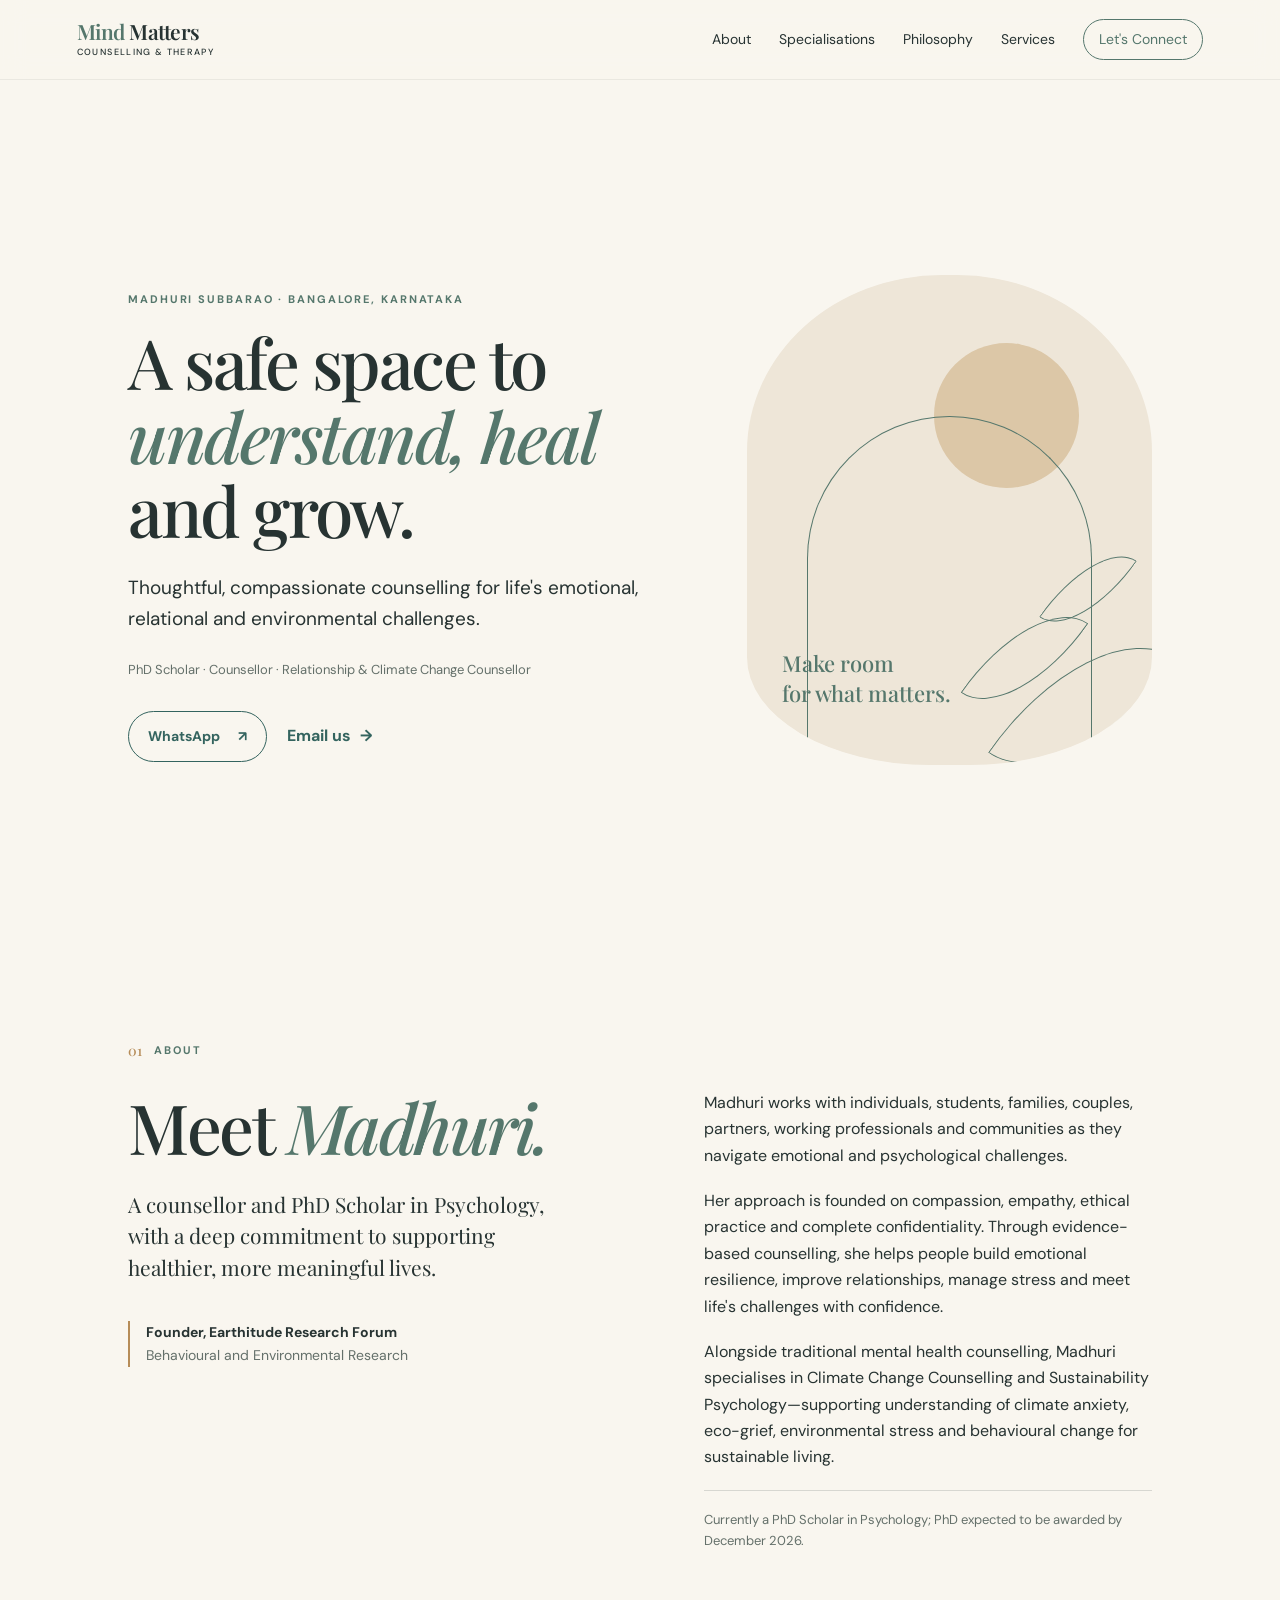
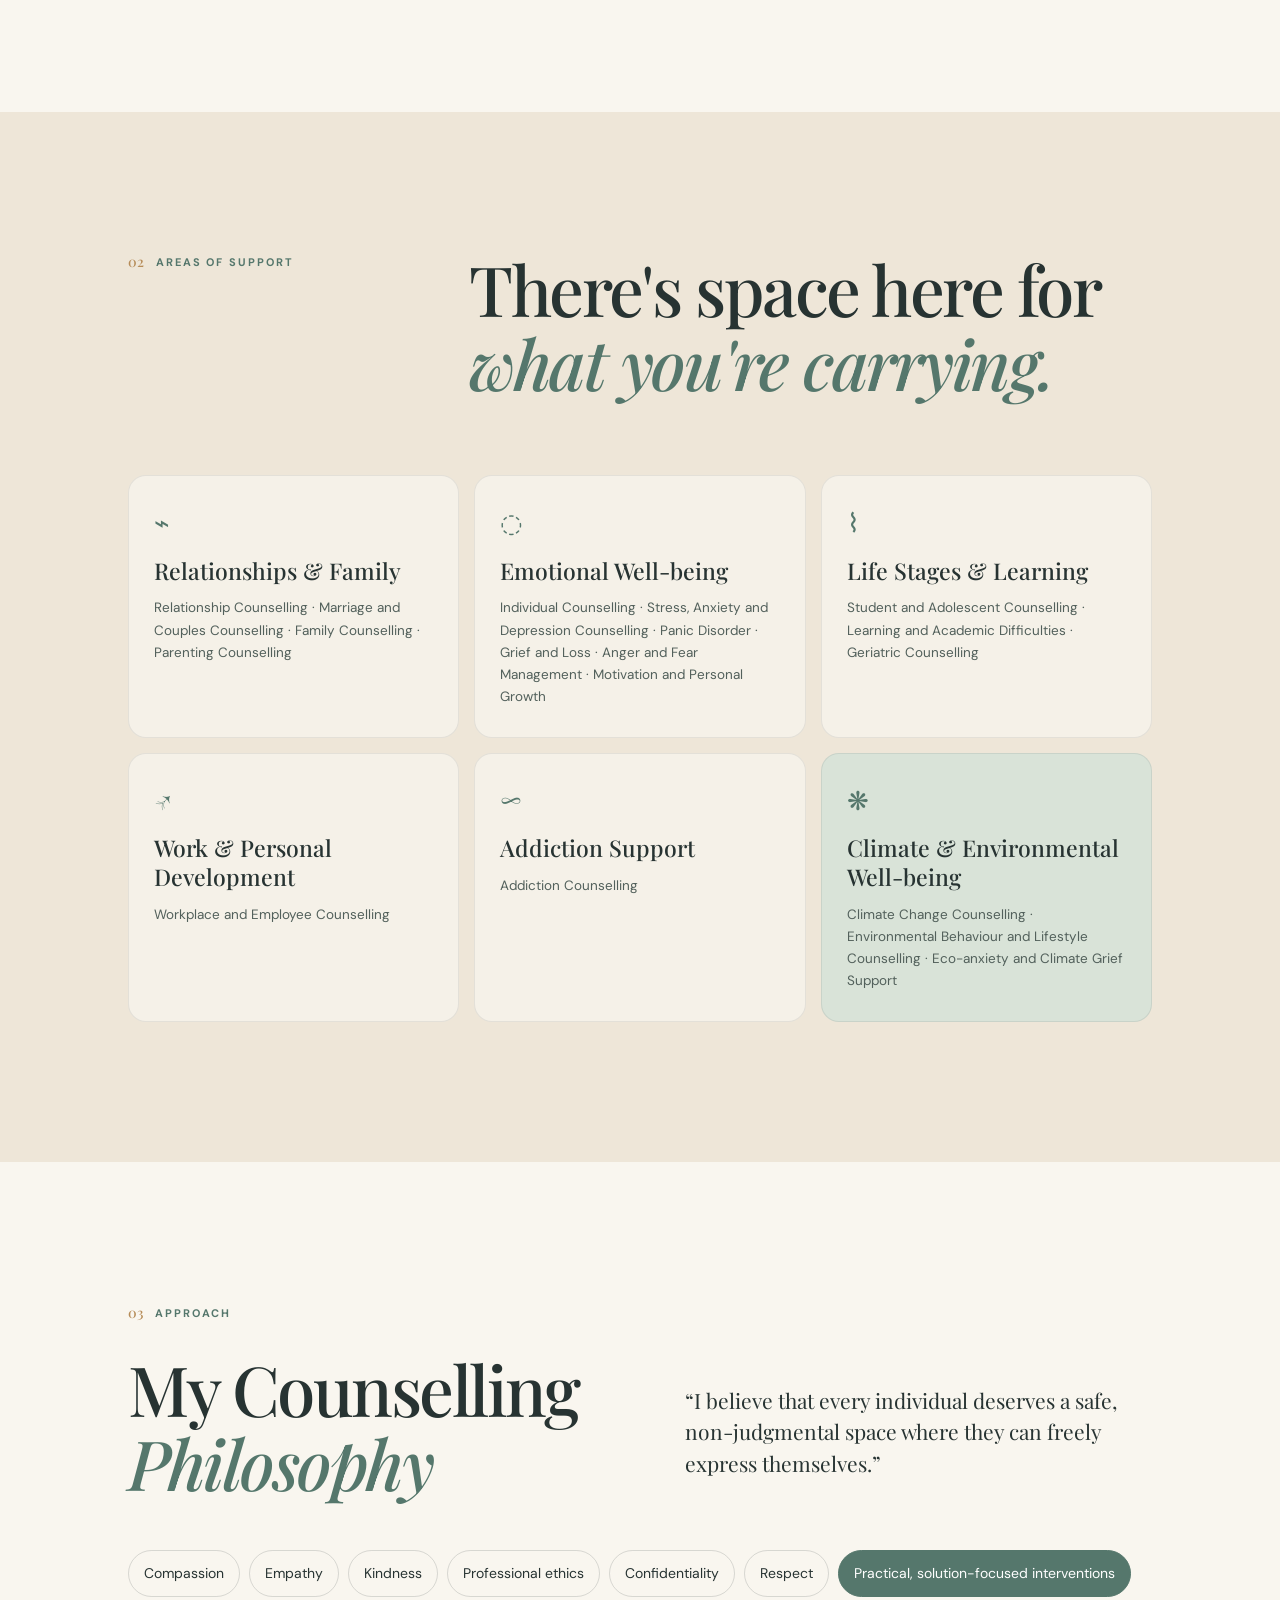
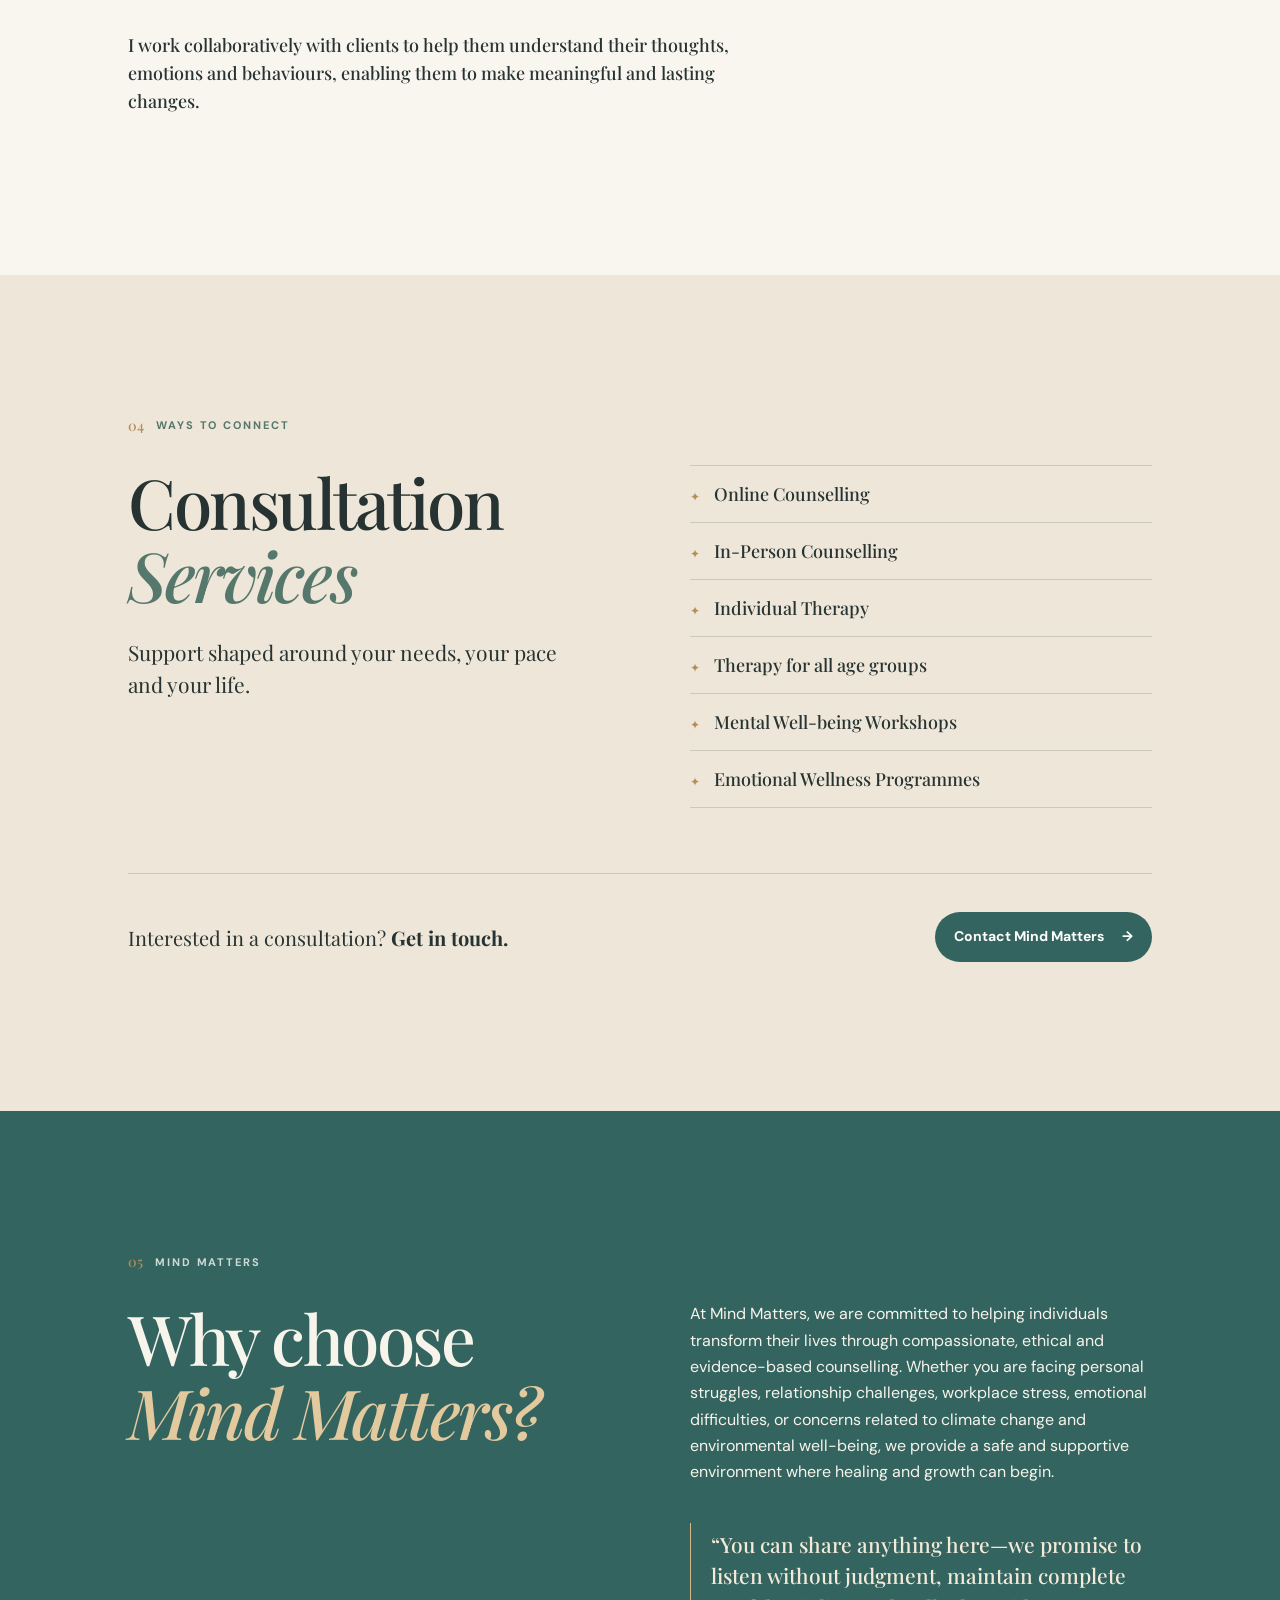
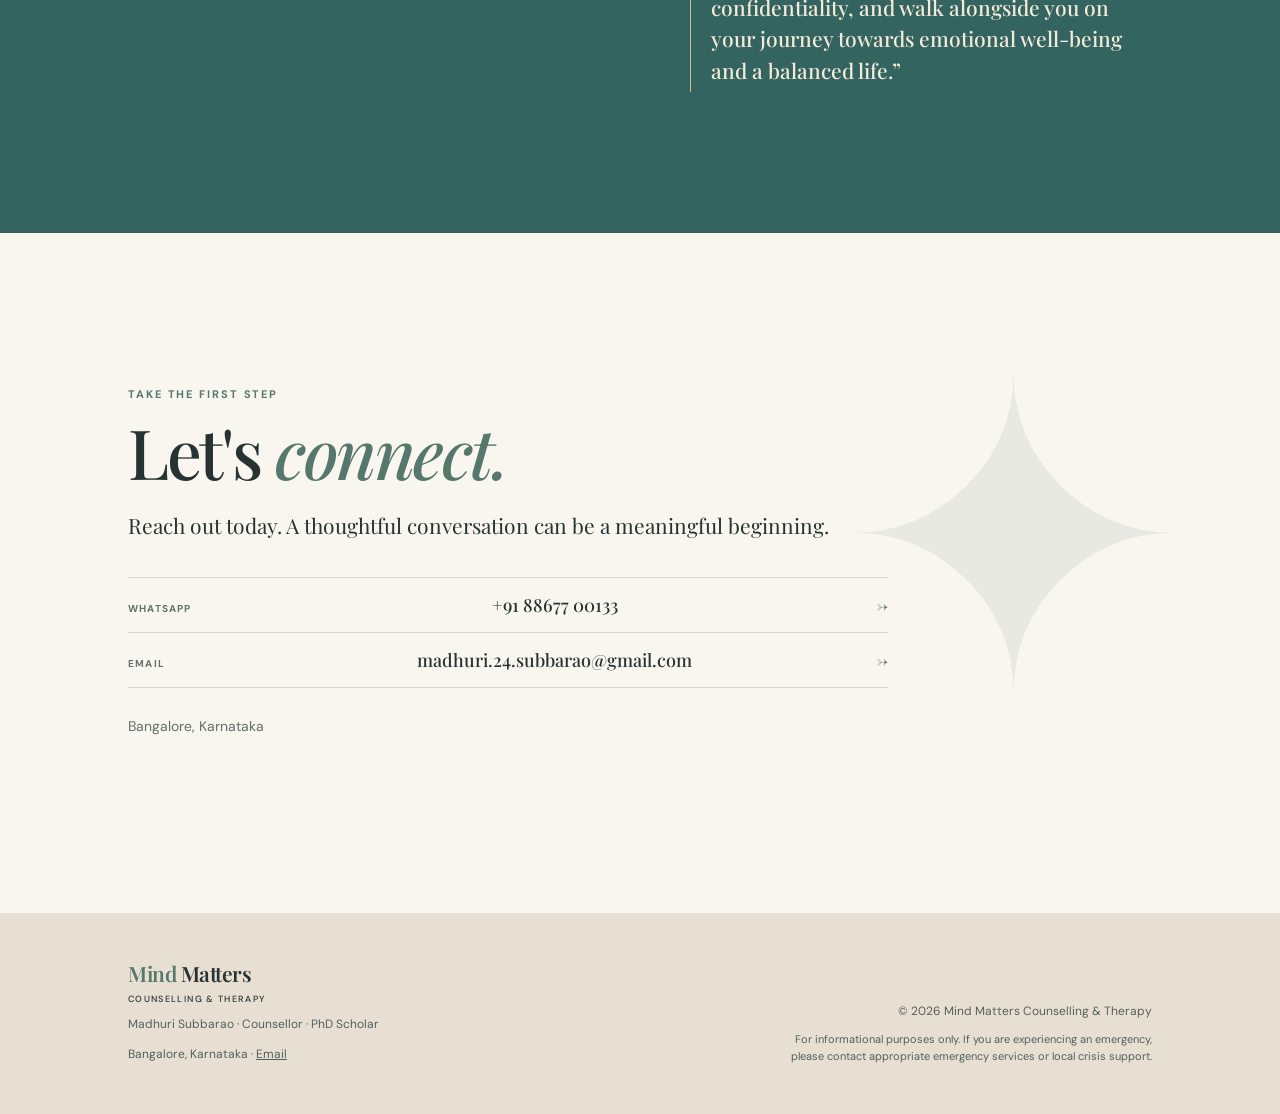
<file: index.html>
<!DOCTYPE html>
<html lang="en">
<head>
  <meta charset="UTF-8">
  <meta name="viewport" content="width=device-width, initial-scale=1.0">
  <meta name="description" content="Mind Matters Counselling & Therapy in Bangalore — compassionate, ethical counselling with Madhuri Subbarao.">
  <meta name="theme-color" content="#55776c">
  <title>Mind Matters Counselling & Therapy | Madhuri Subbarao</title>
  <link rel="preconnect" href="https://fonts.googleapis.com">
  <link rel="preconnect" href="https://fonts.gstatic.com" crossorigin>
  <link href="https://fonts.googleapis.com/css2?family=DM+Sans:wght@400;500;600;700&family=Playfair+Display:wght@500;600;700&display=swap" rel="stylesheet">
  <link rel="stylesheet" href="style.css">
</head>
<body>
  <header class="site-header">
    <a class="brand" href="#home" aria-label="Mind Matters home"><span>Mind</span> Matters <small>Counselling &amp; Therapy</small></a>
    <button class="menu-toggle" aria-expanded="false" aria-controls="site-nav" aria-label="Open navigation menu"><span></span><span></span><span></span></button>
    <nav id="site-nav" class="site-nav" aria-label="Main navigation">
      <a href="#about">About</a><a href="#specialisations">Specialisations</a><a href="#philosophy">Philosophy</a><a href="#services">Services</a><a class="nav-contact" href="#contact">Let's Connect</a>
    </nav>
  </header>

  <main>
    <section class="hero" id="home">
      <div class="hero-copy reveal">
        <p class="eyebrow">Madhuri Subbarao · Bangalore, Karnataka</p>
        <h1>A safe space to <em>understand, heal</em> and grow.</h1>
        <p class="intro">Thoughtful, compassionate counselling for life's emotional, relational and environmental challenges.</p>
        <p class="credentials">PhD Scholar · Counsellor · Relationship &amp; Climate Change Counsellor</p>
        <div class="hero-actions">
          <a class="button secondary" href="https://wa.me/918867700133" target="_blank" rel="noopener">WhatsApp <span aria-hidden="true">↗</span></a>
          <a class="text-link" href="mailto:madhuri.24.subbarao@gmail.com">Email us <span aria-hidden="true">→</span></a>
        </div>
      </div>
      <div class="hero-art" aria-hidden="true"><div class="sun"></div><div class="arch"></div><div class="leaf leaf-one"></div><div class="leaf leaf-two"></div><div class="leaf leaf-three"></div><p>Make room<br>for what matters.</p></div>
    </section>

    <section class="about section" id="about">
      <div class="section-label reveal"><span>01</span><p>About</p></div>
      <div class="about-grid">
        <div class="about-intro reveal"><h2>Meet <em>Madhuri.</em></h2><p class="large-copy">A counsellor and PhD Scholar in Psychology, with a deep commitment to supporting healthier, more meaningful lives.</p><div class="founder-note">Founder, Earthitude Research Forum<br><span>Behavioural and Environmental Research</span></div></div>
        <div class="about-copy reveal"><p>Madhuri works with individuals, students, families, couples, partners, working professionals and communities as they navigate emotional and psychological challenges.</p><p>Her approach is founded on compassion, empathy, ethical practice and complete confidentiality. Through evidence-based counselling, she helps people build emotional resilience, improve relationships, manage stress and meet life's challenges with confidence.</p><p>Alongside traditional mental health counselling, Madhuri specialises in Climate Change Counselling and Sustainability Psychology—supporting understanding of climate anxiety, eco-grief, environmental stress and behavioural change for sustainable living.</p><p class="quiet-note">Currently a PhD Scholar in Psychology; PhD expected to be awarded by December 2026.</p></div>
      </div>
    </section>

    <section class="specialisations section tinted" id="specialisations">
      <div class="section-heading reveal"><div class="section-label"><span>02</span><p>Areas of support</p></div><h2>There's space here for<br><em>what you're carrying.</em></h2></div>
      <div class="specialisation-grid">
        <article class="support-card reveal"><span class="card-icon">⌁</span><h3>Relationships &amp; Family</h3><p>Relationship Counselling · Marriage and Couples Counselling · Family Counselling · Parenting Counselling</p></article>
        <article class="support-card reveal"><span class="card-icon">◌</span><h3>Emotional Well-being</h3><p>Individual Counselling · Stress, Anxiety and Depression Counselling · Panic Disorder · Grief and Loss · Anger and Fear Management · Motivation and Personal Growth</p></article>
        <article class="support-card reveal"><span class="card-icon">⌇</span><h3>Life Stages &amp; Learning</h3><p>Student and Adolescent Counselling · Learning and Academic Difficulties · Geriatric Counselling</p></article>
        <article class="support-card reveal"><span class="card-icon">↗</span><h3>Work &amp; Personal Development</h3><p>Workplace and Employee Counselling</p></article>
        <article class="support-card reveal"><span class="card-icon">∞</span><h3>Addiction Support</h3><p>Addiction Counselling</p></article>
        <article class="support-card climate reveal"><span class="card-icon">❋</span><h3>Climate &amp; Environmental Well-being</h3><p>Climate Change Counselling · Environmental Behaviour and Lifestyle Counselling · Eco-anxiety and Climate Grief Support</p></article>
      </div>
    </section>

    <section class="philosophy section" id="philosophy">
      <div class="section-label reveal"><span>03</span><p>Approach</p></div>
      <div class="philosophy-top reveal"><h2>My Counselling<br><em>Philosophy</em></h2><p class="large-copy">“I believe that every individual deserves a safe, non-judgmental space where they can freely express themselves.”</p></div>
      <div class="principles reveal"><span>Compassion</span><span>Empathy</span><span>Kindness</span><span>Professional ethics</span><span>Confidentiality</span><span>Respect</span><span>Practical, solution-focused interventions</span></div>
      <p class="philosophy-closing reveal">I work collaboratively with clients to help them understand their thoughts, emotions and behaviours, enabling them to make meaningful and lasting changes.</p>
    </section>

    <section class="services section tinted" id="services">
      <div class="section-label reveal"><span>04</span><p>Ways to connect</p></div>
      <div class="services-grid"><div class="reveal"><h2>Consultation<br><em>Services</em></h2><p class="large-copy">Support shaped around your needs, your pace and your life.</p></div><ul class="service-list reveal"><li>Online Counselling</li><li>In-Person Counselling</li><li>Individual Therapy</li><li>Therapy for all age groups</li><li>Mental Well-being Workshops</li><li>Emotional Wellness Programmes</li></ul></div>
      <div class="services-cta reveal"><p>Interested in a consultation? <strong>Get in touch.</strong></p><a class="button primary" href="#contact">Contact Mind Matters <span aria-hidden="true">→</span></a></div>
    </section>

    <section class="why section" id="why">
      <div class="section-label reveal"><span>05</span><p>Mind Matters</p></div>
      <div class="why-grid"><h2 class="reveal">Why choose<br><em>Mind Matters?</em></h2><div class="reveal"><p>At Mind Matters, we are committed to helping individuals transform their lives through compassionate, ethical and evidence-based counselling. Whether you are facing personal struggles, relationship challenges, workplace stress, emotional difficulties, or concerns related to climate change and environmental well-being, we provide a safe and supportive environment where healing and growth can begin.</p><blockquote>“You can share anything here—we promise to listen without judgment, maintain complete confidentiality, and walk alongside you on your journey towards emotional well-being and a balanced life.”</blockquote></div></div>
    </section>

    <section class="contact" id="contact">
      <div class="contact-art" aria-hidden="true">✦</div><div class="contact-content reveal"><p class="eyebrow">Take the first step</p><h2>Let's <em>connect.</em></h2><p class="large-copy">Reach out today. A thoughtful conversation can be a meaningful beginning.</p><div class="contact-links"><a href="https://wa.me/918867700133" target="_blank" rel="noopener"><small>WhatsApp</small>+91 88677 00133 <span>→</span></a><a href="mailto:madhuri.24.subbarao@gmail.com"><small>Email</small>madhuri.24.subbarao@gmail.com <span>→</span></a></div><p class="location">Bangalore, Karnataka</p></div>
    </section>
  </main>

  <footer><div><a class="brand" href="#home"><span>Mind</span> Matters <small>Counselling &amp; Therapy</small></a><p>Madhuri Subbarao · Counsellor · PhD Scholar</p><p>Bangalore, Karnataka · <a href="mailto:madhuri.24.subbarao@gmail.com">Email</a></p></div><div class="footer-note"><p>© <span id="year"></span> Mind Matters Counselling &amp; Therapy</p><p>For informational purposes only. If you are experiencing an emergency, please contact appropriate emergency services or local crisis support.</p></div></footer>
  <script src="script.js"></script>
</body>
</html>
</file>
<file: style.css>
:root { --ivory:#f9f6ef; --sand:#eee6d8; --sage:#55776c; --teal:#34645f; --ink:#273332; --muted:#64706a; --gold:#b68c58; --line:rgba(39,51,50,.16); --serif:'Playfair Display', Georgia, serif; --sans:'DM Sans', Arial, sans-serif; }
* { box-sizing:border-box; } html { scroll-behavior:smooth; } body { margin:0; color:var(--ink); background:var(--ivory); font:16px/1.65 var(--sans); } a { color:inherit; } .site-header { height:80px; padding:0 clamp(24px,6vw,96px); display:flex; align-items:center; justify-content:space-between; position:sticky; top:0; z-index:10; background:rgba(249,246,239,.94); backdrop-filter:blur(12px); border-bottom:1px solid rgba(39,51,50,.07); }.brand { text-decoration:none; font:600 21px/1 var(--serif); letter-spacing:-.5px; }.brand span { color:var(--sage); }.brand small { display:block; font:500 9px/1.2 var(--sans); text-transform:uppercase; letter-spacing:1.35px; margin-top:5px; }.site-nav { display:flex; align-items:center; gap:28px; font-size:14px; }.site-nav a { text-decoration:none; }.site-nav a:hover { color:var(--sage); }.nav-contact { border:1px solid var(--sage); border-radius:40px; padding:8px 15px; color:var(--sage); }.menu-toggle { display:none; background:none; border:0; padding:6px; }.menu-toggle span { display:block; width:24px; height:1.5px; background:var(--ink); margin:5px; transition:.2s; }
.hero { min-height:calc(100vh - 80px); padding:clamp(60px,11vw,155px) clamp(24px,10vw,160px) 80px; display:grid; grid-template-columns:1.15fr .85fr; gap:70px; align-items:center; overflow:hidden; }.eyebrow,.section-label p { color:var(--sage); text-transform:uppercase; font-size:11px; font-weight:700; letter-spacing:1.9px; }.hero h1,h2 { font:500 clamp(44px,5.4vw,82px)/1.07 var(--serif); margin:17px 0 25px; letter-spacing:-2.5px; }.hero h1 em,h2 em { color:var(--sage); font-weight:500; }.intro { max-width:535px; font-size:19px; }.credentials { font-size:13px; color:var(--muted); margin:25px 0 30px; }.hero-actions { display:flex; flex-wrap:wrap; align-items:center; gap:12px 20px; }.button { display:inline-flex; align-items:center; gap:18px; padding:13px 19px; border-radius:30px; text-decoration:none; font-size:14px; font-weight:700; transition:transform .2s, background .2s; }.button:hover { transform:translateY(-2px); }.primary { background:var(--teal); color:white; }.primary:hover { background:var(--ink); }.secondary { border:1px solid var(--teal); color:var(--teal); }.text-link { text-decoration:none; font-weight:700; color:var(--teal); }.text-link span { margin-left:5px; }.hero-art { height:min(490px,58vw); min-height:390px; background:var(--sand); border-radius:48% 48% 45% 45% / 36% 36% 22% 22%; position:relative; overflow:hidden; }.hero-art .sun { width:145px;height:145px; border-radius:50%; background:#dcc7a7; position:absolute;top:68px;right:73px; }.arch { position:absolute; width:285px;height:350px;border:1px solid var(--sage);border-bottom:0;border-radius:155px 155px 0 0; bottom:-1px;left:calc(50% - 142px); }.hero-art p { font:500 22px/1.35 var(--serif);position:absolute;bottom:35px;left:35px;color:var(--sage); }.leaf { position:absolute; border:1.5px solid var(--sage); border-radius:100% 0 100% 0; transform:rotate(35deg); }.leaf-one { width:100px;height:185px;bottom:-33px;right:20px; }.leaf-two { width:65px;height:130px;bottom:42px;right:95px; }.leaf-three { width:48px;height:102px;bottom:125px;right:40px; }
.section { padding:clamp(75px,11vw,150px) clamp(24px,10vw,160px); }.tinted { background:var(--sand); }.section-label { display:flex; align-items:center; gap:12px; margin-bottom:30px; }.section-label span { color:var(--gold); font:500 14px var(--serif); }.section-label p { margin:0; }.about-grid { display:grid; grid-template-columns:1fr 1fr; gap:clamp(40px,10vw,150px); }.about-intro h2 { margin-top:0; }.large-copy { font:400 21px/1.5 var(--serif); }.founder-note { border-left:2px solid var(--gold); margin-top:38px; padding-left:16px; font-size:14px; font-weight:700; }.founder-note span,.quiet-note { color:var(--muted); font-weight:400; }.about-copy { max-width:570px; }.about-copy p { margin:0 0 19px; }.quiet-note { border-top:1px solid var(--line); padding-top:18px; font-size:13px; }.section-heading { display:grid;grid-template-columns:1fr 2fr;align-items:start; }.section-heading h2 { margin-top:0; }.specialisation-grid { display:grid; grid-template-columns:repeat(3,1fr); gap:15px; margin-top:50px; }.support-card { background:rgba(249,246,239,.72); border:1px solid rgba(39,51,50,.09); border-radius:18px; padding:28px 25px; min-height:217px; transition:transform .25s,box-shadow .25s; }.support-card:hover { transform:translateY(-4px); box-shadow:0 12px 25px rgba(43,61,53,.08); }.support-card h3 { font:500 23px/1.25 var(--serif); margin:16px 0 12px; }.support-card p { font-size:13.5px; color:#52605b; margin:0; }.card-icon { font:26px var(--serif); color:var(--sage); }.climate { background:#d9e3d8; }.philosophy-top { display:grid;grid-template-columns:1fr 1fr;gap:90px; align-items:end; }.philosophy-top h2 { margin:0; }.principles { display:flex; flex-wrap:wrap; gap:9px; margin:50px 0 35px; }.principles span { border:1px solid var(--line); padding:11px 15px; border-radius:30px; font-size:14px; }.principles span:last-child { background:var(--sage);color:white;border-color:var(--sage); }.philosophy-closing { max-width:640px; font:500 18px/1.55 var(--serif); }.services-grid { display:grid;grid-template-columns:1fr 1fr;gap:100px; }.services-grid h2 { margin-top:0; }.service-list { list-style:none; margin:0; padding:0; border-top:1px solid var(--line); }.service-list li { padding:16px 0; border-bottom:1px solid var(--line); font:500 18px var(--serif); }.service-list li:before { content:'✦'; color:var(--gold);font-size:12px;margin-right:14px; }.services-cta { border-top:1px solid var(--line); padding-top:30px; margin-top:65px; display:flex;justify-content:space-between;align-items:center; }.services-cta p { font:20px var(--serif); }.why { background:var(--teal);color:#f7f4eb; }.why .section-label p { color:#cedbd4; }.why-grid { display:grid;grid-template-columns:1fr 1fr;gap:100px; }.why h2 { margin:0; }.why h2 em { color:#e2c99e; }.why-grid > div > p { margin-top:0; }.why blockquote { margin:37px 0 0; border-left:1px solid #d6b985; padding:6px 0 6px 20px; font:500 21px/1.5 var(--serif); color:#f3ead9; }.contact { min-height:680px;position:relative;overflow:hidden; padding:clamp(75px,11vw,145px) clamp(24px,10vw,160px);background:var(--ivory); }.contact-content { max-width:760px;position:relative;z-index:1; }.contact h2 { margin:12px 0; }.contact-art { position:absolute;right:7vw;top:10%;font:300 clamp(220px,33vw,540px)/1 var(--serif);color:rgba(85,119,108,.10); }.contact-links { margin-top:35px; border-top:1px solid var(--line); }.contact-links a { display:flex; align-items:baseline; justify-content:space-between; gap:10px; padding:15px 0; border-bottom:1px solid var(--line); text-decoration:none; font:500 clamp(14px,1.7vw,18px) var(--serif); }.contact-links a:hover { color:var(--sage); }.contact-links small { width:105px; flex-shrink:0; color:var(--muted);font:700 10px var(--sans);text-transform:uppercase;letter-spacing:1.2px; }.contact-links span { color:var(--sage); }.location { margin-top:27px;color:var(--muted);font-size:14px; } footer { padding:50px clamp(24px,10vw,160px); background:#e7dfd2;display:flex;justify-content:space-between;gap:35px;align-items:end;font-size:12px;color:#56605a; } footer .brand { color:var(--ink); } footer p { margin:10px 0 0; }.footer-note { max-width:390px;text-align:right; }.footer-note p:last-child { font-size:11px;line-height:1.5; }.reveal { opacity:0;transform:translateY(18px);transition:opacity .65s ease,transform .65s ease; }.reveal.visible { opacity:1;transform:none; }
@media (max-width:800px) { .site-header { height:72px;padding:0 24px; }.menu-toggle { display:block;z-index:2; }.site-nav { display:none;position:absolute;left:0;right:0;top:71px;padding:22px 24px 27px; background:var(--ivory);border-bottom:1px solid var(--line);flex-direction:column;align-items:flex-start;gap:18px; }.site-nav.open { display:flex; }.hero { min-height:auto;grid-template-columns:1fr;padding-top:70px;gap:45px; }.hero-art { height:380px;min-height:0;max-width:500px;width:100%;margin:auto; }.hero h1,h2 { letter-spacing:-1.7px; }.section-heading,.about-grid,.philosophy-top,.services-grid,.why-grid { grid-template-columns:1fr;gap:25px; }.specialisation-grid { grid-template-columns:1fr 1fr;margin-top:30px; }.philosophy-top { gap:8px; }.services-cta { flex-direction:column;align-items:flex-start;gap:15px;margin-top:45px; }.why-grid { gap:25px; }.contact { min-height:0; }.contact-art { right:-60px;top:240px; }.contact-links a { align-items:center; }.contact-links small { width:85px; } footer { display:block; }.footer-note { text-align:left;margin-top:30px; } }
@media (max-width:500px) { .hero-actions { align-items:stretch;flex-direction:column; }.hero-actions .button { justify-content:space-between; }.hero-art { height:315px; }.hero-art .sun { width:100px;height:100px;right:48px;top:48px; }.arch { width:220px;height:280px;left:calc(50% - 110px); }.hero-art p { font-size:18px; }.section { padding-top:75px;padding-bottom:75px; }.specialisation-grid { grid-template-columns:1fr; }.support-card { min-height:auto; }.large-copy { font-size:19px; }.contact-links a { font-size:13px; }.contact-links small { width:70px;font-size:9px; }.contact-links span { display:none; } }
@media (prefers-reduced-motion:reduce) { html { scroll-behavior:auto; }.reveal { opacity:1;transform:none;transition:none; }.button,.support-card { transition:none; } }
</file>
